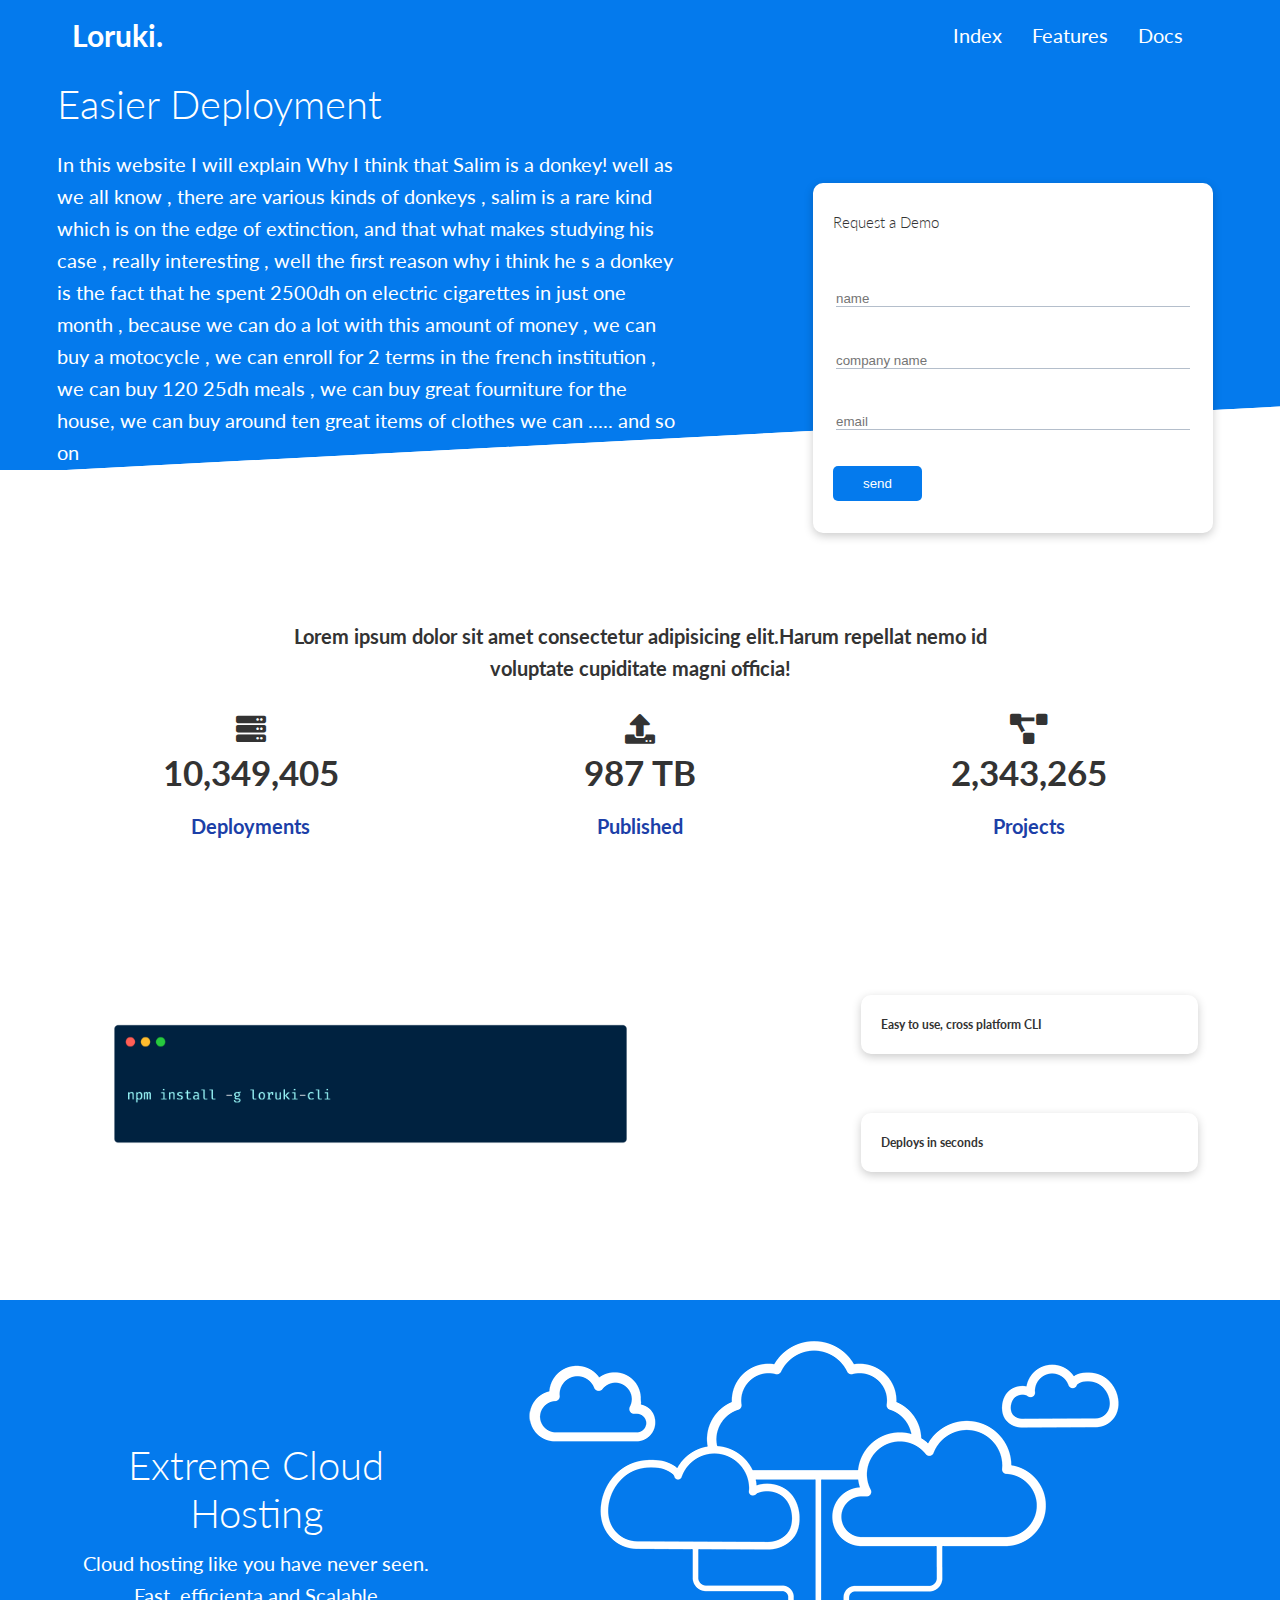
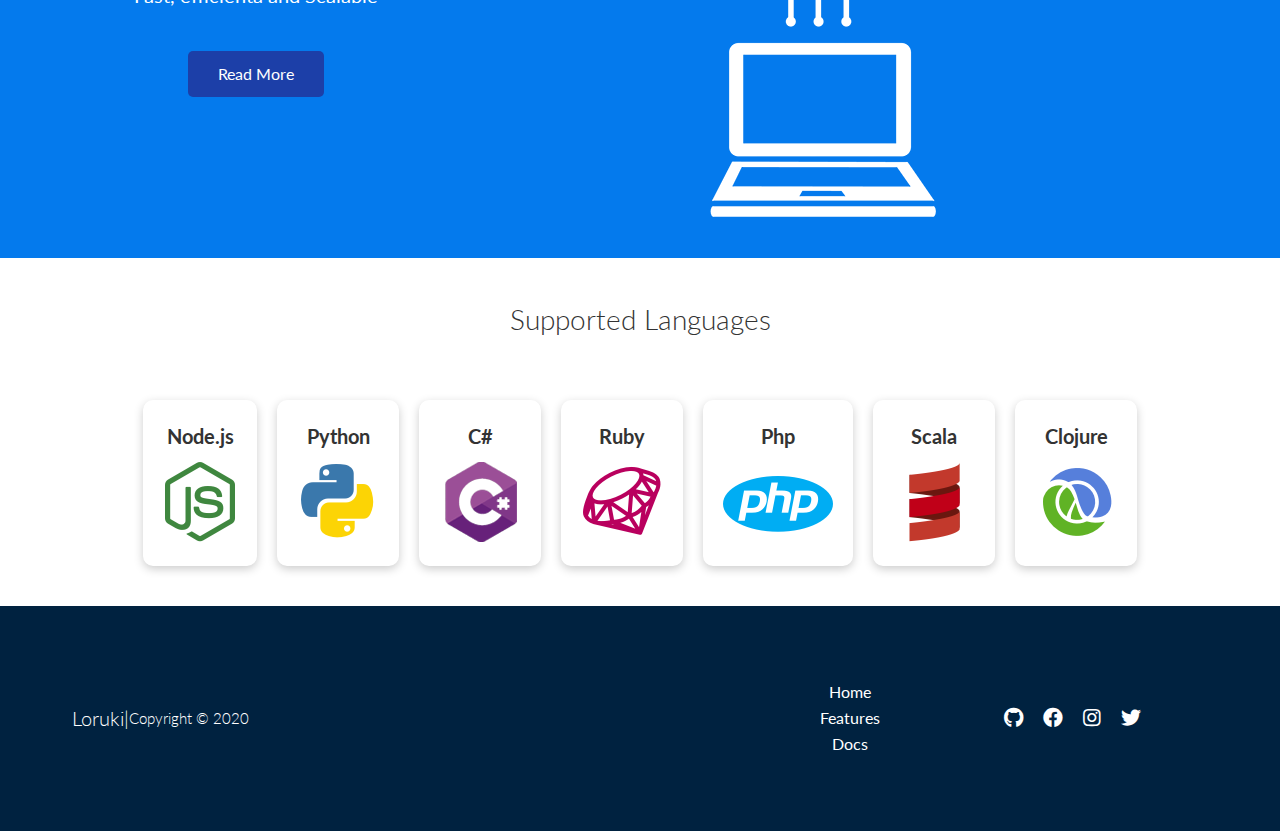
<file: index.html>
<!DOCTYPE html>
<html lang="en">
<head>
    <meta charset="UTF-8">
    <meta http-equiv="X-UA-Compatible" content="IE=edge">
    <meta name="viewport" content="width=device-width, initial-scale=1.0">
    <link rel="stylesheet" href="https://cdnjs.cloudflare.com/ajax/libs/font-awesome/5.15.4/css/all.min.css" integrity="sha512-1ycn6IcaQQ40/MKBW2W4Rhis/DbILU74C1vSrLJxCq57o941Ym01SwNsOMqvEBFlcgUa6xLiPY/NS5R+E6ztJQ==" crossorigin="anonymous" referrerpolicy="no-referrer" />
    <link rel="stylesheet" href="/css/style.css">
    <title>Cloud Hosting | Exclusive</title>
</head>
<body>
    <div class="navbar">
        <div class="container flex">
            <h1 class="logo" >Loruki.</h1>
            <nav>
                <ul>
                    <li><a href="index.html">Index</a></li>
                    <li><a href="/features.html">Features</a></li>
                    <li><a href="docs.html">Docs</a></li>
                </ul>
            </nav>

        </div>
    </div>

    <!--- showcase-->
    <section class="showcase">
        <div class="container grid">
            <div class="showcase-text">
                <h1>Easier Deployment</h1>
                <p class="lead"> In this website I will explain Why I think that Salim is a donkey!
                  well as we all know , there are various kinds of donkeys ,
                    salim is a rare kind which is on the edge of extinction, and that what
                    makes studying his case , really interesting ,
                    well the first reason why i think he s a donkey is the fact that he spent
                    2500dh on electric cigarettes in just one month , because we can do a lot with this
                    amount of money , we can buy a motocycle , we can enroll for 2 terms 
                    in the french institution , we can buy 120 25dh meals , we can buy great fourniture for the house,
                    we can buy around ten great items of clothes we can ..... and so on</p> 
                      <a href="features.html" class="btn btn-outline">Read More</a>                  
            </div>
            <div class="showcase-form card">
                <h2>Request a Demo</h2>
                <form action="">
                    <form name="contact" method="POST" netlify-honeypot="bot-field data-netlify="true">
                        <input type="hidden" name="form-name" value="contact">
                        <p class="hidden">
                            <label>Don’t fill this out if you’re human: <input name="bot-field" /></label>
                          </p>

                    <div class="form-control">
                        <input type="text" name="name" placeholder="name"> 
                    </div>

                    <div class="form-control">
                        <input type="text" name="company" placeholder="company name"  required> 
                    </div>

                    <div class="form-control">
                        <input type="email" name="email" placeholder="email" required> 
                    </div>
                    <input type="submit" value="send" class="btn btn-primary">
                </form>
            </div>
        </div>
    </section>
    <section class="stats">
        <div class="container">
            <h3 class="stats-heading text-center my-1">
                Lorem ipsum dolor sit amet consectetur 
                adipisicing elit.Harum repellat nemo
                 id voluptate cupiditate magni officia!
            </h3>
            <div class="grid grid-3 text-center my-4">
                <div>
                    <i class="fas fa-server fa-3x"></i>
                    <h3>10,349,405</h3>
                    <p class="text-secondary"> Deployments </p>
                </div>
                <div>
                    <i class="fas fa-upload fa-3x"></i>
                    <h3>987 TB</h3>
                    <p class="text-secondary"> Published </p>
                </div>
                <div>
                    <i class="fas fa-project-diagram fa-3x"></i>
                    
                    <h3>2,343,265</h3>
                    <p class="text-secondary"> Projects </p>
                </div>
            </div>
        </div>
    </section>
    <section class="cli">
        <div class="container grid">
            <img src="/img/ruby.png" alt="">
            <div class="card">
                <h3>Easy to use, cross platform CLI</h3>
            </div>
            <div class="card">
                <h3>Deploys in seconds</h3>
            </div>
        </div>
    </section>
    <!--clouds-->
    <section class="cloud bg-primary my-2 py-2">
        <div class="container ">
            <div class="text-center">
            <h2 class="lg"> Extreme Cloud Hosting </h2>
            <p class="lead my-1">
                Cloud hosting like you have never seen.
                Fast, efficienta and Scalable
            </p>
            <a href="features.html" class="btn btn-secondary sm my-4">Read More</a>
            </div>
            <img src="/img/cloud.png" alt="">
        </div>
    </section>
<!--Languages Section-->
    <section class="languages">
        <h2 class="md text-center my-4 py-2">
            Supported Languages
        </h2>
        <div class="container flex">
            <div class="card">
                <h4 >Node.js</h4>
                <img src="/img/logo/node.png" alt="">
            </div>
            <div class="card">
                <h4 >Python</h4>
                <img src="/img/logo/python.png" alt="">
            </div>
            <div class="card">
                <h4  >C#</h4>
                <img src="/img/logo/csharp.png" alt="">
            </div>

            <div class="card">
                <h4>Ruby</h4>
                <img src="/img/logo/ruby.png" alt="">
            </div>

            <div class="card">
                <h4>Php</h4>
                <img src="/img/logo/php.png" alt="">
            </div>

            <div class="card">
                <h4>Scala</h4>
                <img src="/img/logo/scala.png" alt="">
            </div>

            <div class="card">
                <h4>Clojure</h4>
                <img src="/img/logo/clojure.png" alt="">
            </div>
        </div>
    </section>
 
<!--Footer-->
    <footer class="footer bg-dark ">
        <div class="container">
            <div class="copy-right">
                <h1>Loruki </h1>
                <h1>|</h1>
                <h2>Copyright &copy; 2020</h2>
            </div>
            <div class="social-main">
            <nav>
                <ul>
                    <li><a href="index.html">Home</a></li>
                    <li><a href="features.html">Features</a></li>
                    <li><a href="docs.html">Docs</a></li>
                </ul>
            </nav>
            <div class="social">
                <a href="#"><i class="fab fa-github fa-2x"></i></a>
                <a href="#"><i class="fab fa-facebook fa-2x"></i></a>
                <a href="#"><i class="fab fa-instagram fa-2x"></i></a>
                <a href="#"><i class="fab fa-twitter fa-2x" ></i></a>
            </div>
            </div>
        </div>

    </footer>
    

</body>
</html>
</file>
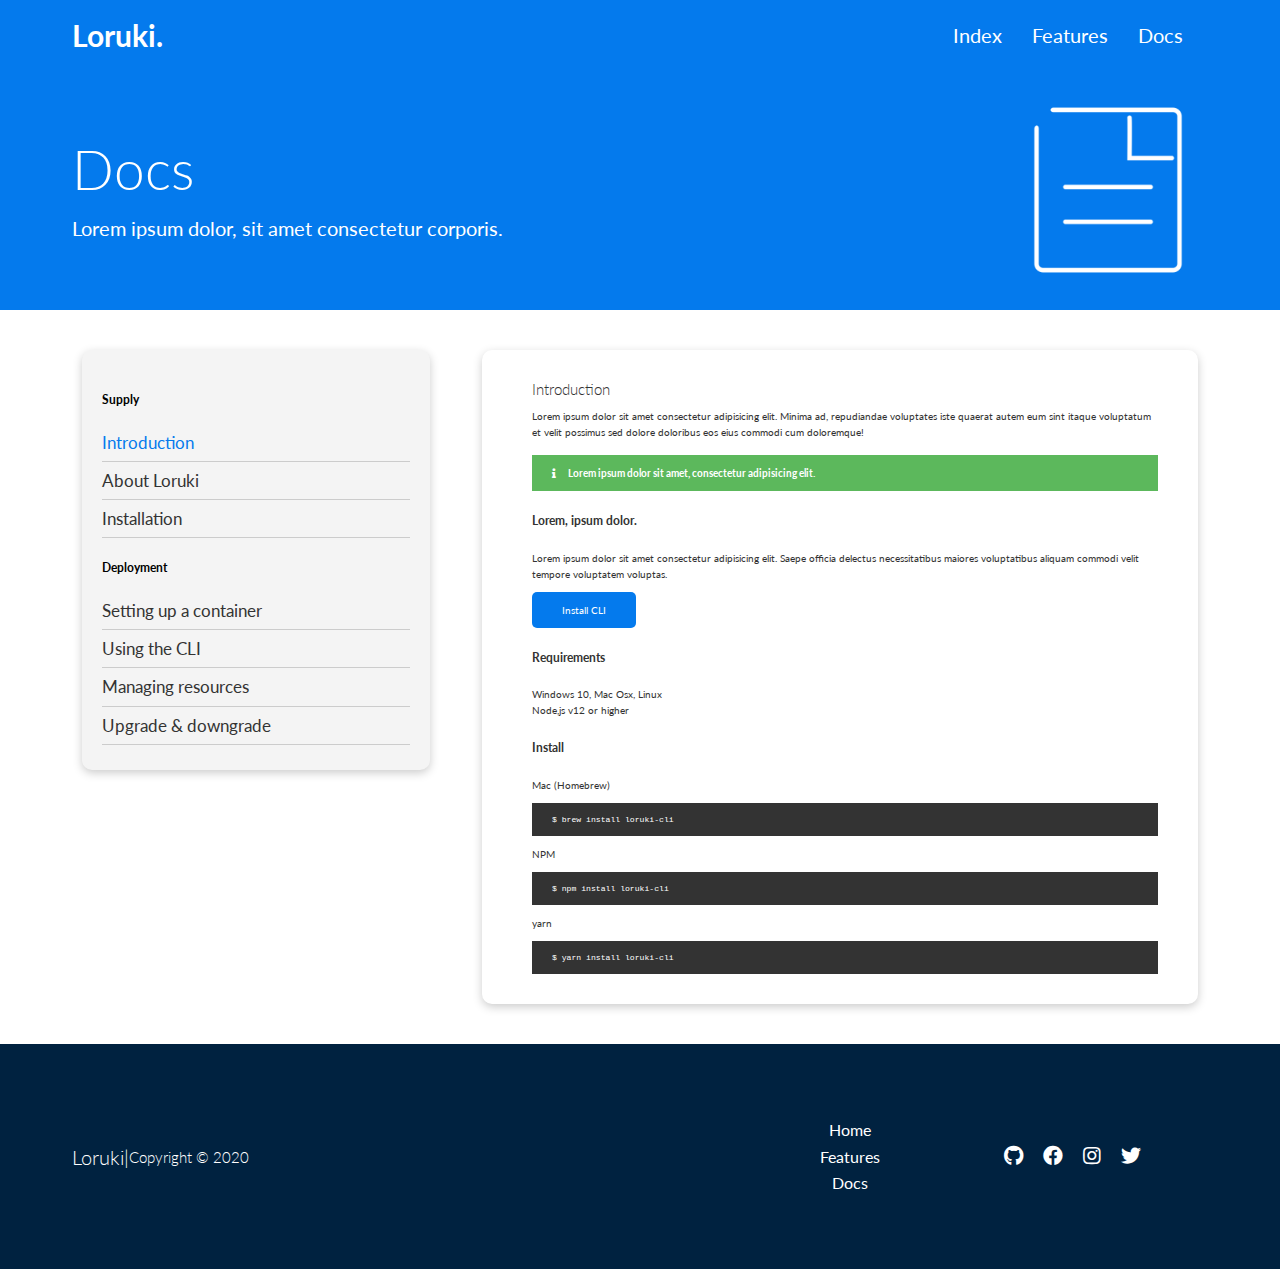
<file: docs.html>
<!DOCTYPE html>
<html lang="en">
<head>
    <meta charset="UTF-8">
    <meta http-equiv="X-UA-Compatible" content="IE=edge">
    <meta name="viewport" content="width=device-width, initial-scale=1.0">
    <link rel="stylesheet" href="https://cdnjs.cloudflare.com/ajax/libs/font-awesome/5.15.4/css/all.min.css" integrity="sha512-1ycn6IcaQQ40/MKBW2W4Rhis/DbILU74C1vSrLJxCq57o941Ym01SwNsOMqvEBFlcgUa6xLiPY/NS5R+E6ztJQ==" crossorigin="anonymous" referrerpolicy="no-referrer" />
    <link rel="stylesheet" href="/css/style.css">
    <title>Cloud Hosting | Exclusive</title>
</head>
<body>
    <div class="navbar">
        <div class="container flex">
            <h1 class="logo" >Loruki.</h1>
            <nav>
                <ul>
                    <li><a href="index.html">Index</a></li>
                    <li><a href="features.html">Features</a></li>
                    <li><a href="docs.html">Docs</a></li>
                </ul>
            </nav>

        </div>
    </div>
    <!--docs section-->
    <section class="docs-head bg-primary py-3">
        <div class="container grid">
            <div>
                <h1 class="xl" >Docs</h1>
                <p class="lead">Lorem ipsum dolor, sit amet consectetur   corporis. </p>
            </div>
            <img src="/img/docs.png" alt="">
        </div>
    </section>
    <!--Docs main--> 
    <section class="docs-main my-4">
        <div class="container grid">
            <div class="card bg-light p-3">
                <h3 class="my-2">Supply</h3>
                <nav>
                    <ul>
                        <li><a class="text-primary" href="#">Introduction</a></li>
                        <li><a href="#">About Loruki</a></li>
                        <li><a href="#">Installation</a></li>
                    </ul>
                </nav>
                <h3 class="my-2">Deployment</h3>
                <nav>
                    <ul>
                        <li><a href="#">Setting up a container</a></li>
                        <li><a href="#">Using the CLI</a></li>
                        <li><a href="#">Managing resources</a></li>
                        <li><a href="#">Upgrade & downgrade</a></li>
                    </ul>
                </nav>
            </div>
            <div class="card main-card">
                <h2>Introduction</h2>
                <p>Lorem ipsum dolor sit amet consectetur adipisicing elit. Minima ad, repudiandae voluptates iste quaerat autem eum sint itaque voluptatum et velit possimus sed dolore doloribus eos eius commodi cum doloremque!</p>
              <div class="alert alert-success py-1">
                  <i class="fas fa-info"></i> Lorem ipsum dolor sit amet, consectetur adipisicing elit.
              </div>  
              <h3>Lorem, ipsum dolor.</h3>  
              <p>Lorem ipsum dolor sit amet consectetur adipisicing elit. Saepe officia delectus necessitatibus maiores voluptatibus aliquam commodi velit tempore voluptatem voluptas.</p> 
              <a href="" class="btn btn-primary">Install CLI</a>
              <h3>Requirements</h3>
              <ul>
                  <li>Windows 10, Mac Osx, Linux</li>
                  <li>Node,js v12 or higher</li>
              </ul>
              <h3>Install</h3>
              <p>Mac (Homebrew)</p>
              <pre><code>$ brew install loruki-cli</code></pre>
              <p>NPM</p>
              <pre><code>$ npm install loruki-cli</code></pre>
              <p>yarn</p>
              <pre><code>$ yarn install loruki-cli</code></pre>
              
            
            
            
            </div>
        </div>
    </section>
    
<!--Footer-->
<footer class="footer bg-dark ">
    <div class="container">
        <div class="copy-right">
            <h1>Loruki </h1>
            <h1>|</h1>
            <h2>Copyright &copy; 2020</h2>
        </div>
        <div class="social-main">
        <nav>
            <ul>
                <li><a href="index.html">Home</a></li>
                <li><a href="features.html">Features</a></li>
                <li><a href="docs.html">Docs</a></li>
            </ul>
        </nav>
        <div class="social">
            <a href="#"><i class="fab fa-github fa-2x"></i></a>
            <a href="#"><i class="fab fa-facebook fa-2x"></i></a>
            <a href="#"><i class="fab fa-instagram fa-2x"></i></a>
            <a href="#"><i class="fab fa-twitter fa-2x" ></i></a>
        </div>
        </div>
    </div>

</footer>


</body>
</html>
</file>
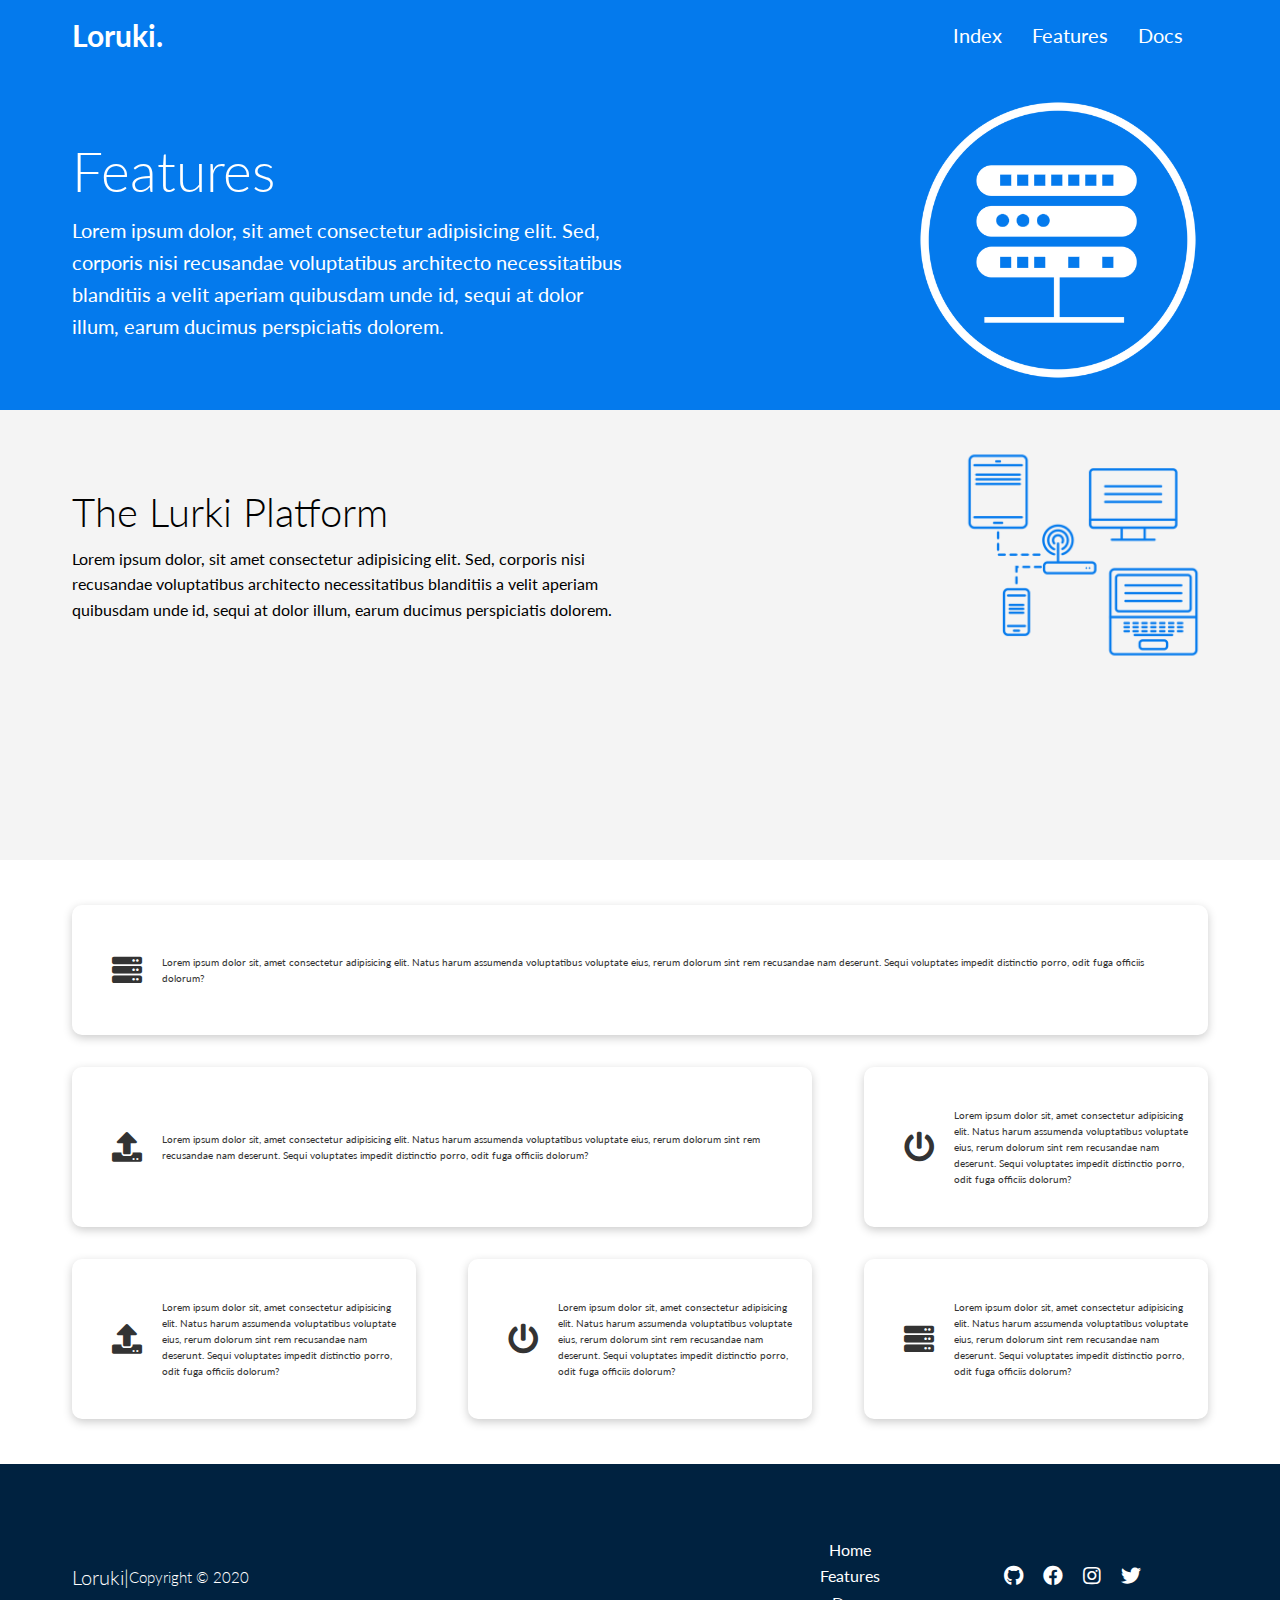
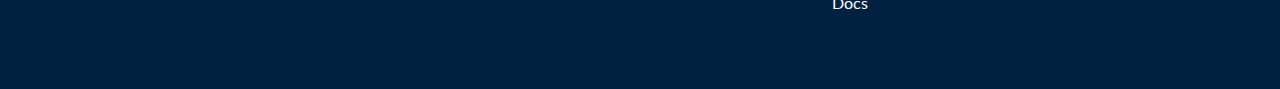
<file: features.html>
<!DOCTYPE html>
<html lang="en">
<head>
    <meta charset="UTF-8">
    <meta http-equiv="X-UA-Compatible" content="IE=edge">
    <meta name="viewport" content="width=device-width, initial-scale=1.0">
    <link rel="stylesheet" href="https://cdnjs.cloudflare.com/ajax/libs/font-awesome/5.15.4/css/all.min.css" integrity="sha512-1ycn6IcaQQ40/MKBW2W4Rhis/DbILU74C1vSrLJxCq57o941Ym01SwNsOMqvEBFlcgUa6xLiPY/NS5R+E6ztJQ==" crossorigin="anonymous" referrerpolicy="no-referrer" />
    <link rel="stylesheet" href="/css/style.css">
    <title>Cloud Hosting | Exclusive</title>
</head>
<body>
    <div class="navbar">
        <div class="container flex">
            <h1 class="logo" >Loruki.</h1>
            <nav>
                <ul>
                    <li><a href="index.html">Index</a></li>
                    <li><a href="features.html">Features</a></li>
                    <li><a href="docs.html">Docs</a></li>
                </ul>
            </nav>

        </div>
    </div>
    <!--Features-->
    <section class="features-head bg-primary py-3">
        <div class="container grid">
            <div class="features-text">
                <h1 class="xl" >Features</h1>
                <p class="lead">Lorem ipsum dolor, sit amet consectetur adipisicing elit. Sed, corporis nisi recusandae voluptatibus architecto necessitatibus blanditiis a velit aperiam quibusdam unde id, sequi at dolor illum, earum ducimus perspiciatis dolorem. </p>
            </div>
            <img src="/img/server.png" alt="#">
        </div>
    </section>
    <!--sub-head!-->
    <section class="features-sub-head bg-light py-3">
        <div class="container grid">
            <div>
                <h1 class="lg" >The Lurki Platform</h1>
                <p class="sm">
                    Lorem ipsum dolor, sit amet consectetur adipisicing elit. Sed, corporis nisi
                     recusandae voluptatibus architecto necessitatibus blanditiis a velit aperiam
                      quibusdam unde id, sequi at dolor illum, earum ducimus perspiciatis dolorem.
                     </p>
            </div>
            <img src="/img/server2.png" alt="">
        </div>
    </section>
    <section class="features-main my-2">
        <div class="container grid grid-3">
            <div class="card flex">
                <i class="fas fa-server fa-3x"></i>
                <p>Lorem ipsum dolor sit, amet consectetur adipisicing elit. Natus harum assumenda voluptatibus voluptate eius, rerum dolorum sint rem recusandae nam deserunt. Sequi voluptates impedit distinctio porro, odit fuga officiis dolorum?</p>
            </div>
            <div class="card flex">
                <i class="fas fa-upload fa-3x"></i>
                <p>Lorem ipsum dolor sit, amet consectetur adipisicing elit. Natus harum assumenda voluptatibus voluptate eius, rerum dolorum sint rem recusandae nam deserunt. Sequi voluptates impedit distinctio porro, odit fuga officiis dolorum?</p>
            </div>
            <div class="card flex">
                <i class="fas fa-power-off fa-3x"></i>
                <p>Lorem ipsum dolor sit, amet consectetur adipisicing elit. Natus harum assumenda voluptatibus voluptate eius, rerum dolorum sint rem recusandae nam deserunt. Sequi voluptates impedit distinctio porro, odit fuga officiis dolorum?</p>
            </div>
            <div class="card flex">
                <i class="fas fa-upload fa-3x"></i>
                <p>Lorem ipsum dolor sit, amet consectetur adipisicing elit. Natus harum assumenda voluptatibus voluptate eius, rerum dolorum sint rem recusandae nam deserunt. Sequi voluptates impedit distinctio porro, odit fuga officiis dolorum?</p>
            </div>
            <div class="card flex">
                <i class="fas fa-power-off fa-3x"></i>
                <p>Lorem ipsum dolor sit, amet consectetur adipisicing elit. Natus harum assumenda voluptatibus voluptate eius, rerum dolorum sint rem recusandae nam deserunt. Sequi voluptates impedit distinctio porro, odit fuga officiis dolorum?</p>
            </div>
            <div class="card flex">
                <i class="fas fa-server fa-3x"></i>
                <p>Lorem ipsum dolor sit, amet consectetur adipisicing elit. Natus harum assumenda voluptatibus voluptate eius, rerum dolorum sint rem recusandae nam deserunt. Sequi voluptates impedit distinctio porro, odit fuga officiis dolorum?</p>
            </div>
        </div>
    </section>


<!--Footer-->
<footer class="footer bg-dark ">
    <div class="container">
        <div class="copy-right">
            <h1>Loruki </h1>
            <h1>|</h1>
            <h2>Copyright &copy; 2020</h2>
        </div>
        <div class="social-main">
        <nav>
            <ul>
                <li><a href="index.html">Home</a></li>
                <li><a href="features.html">Features</a></li>
                <li><a href="docs.html">Docs</a></li>
            </ul>
        </nav>
        <div class="social">
            <a href="#"><i class="fab fa-github fa-2x"></i></a>
            <a href="#"><i class="fab fa-facebook fa-2x"></i></a>
            <a href="#"><i class="fab fa-instagram fa-2x"></i></a>
            <a href="#"><i class="fab fa-twitter fa-2x" ></i></a>
        </div>
        </div>
    </div>

</footer>


</body>
</html>
</file>
<file: css/style.css>
@import url("https://fonts.googleapis.com/css2?family=Lato:wght@300&display=swap");
/*---showcase----*/
.showcase {
  height: 400px;
  background-color: var(--primary-color);
  color: #fff;
  position: relative;
}

.showcase h1 {
  font-size: 4rem;
}

.showcase p {
  margin: 2rem 0rem;
}

.showcase .grid {
  -ms-grid-columns: 55% 45%;
      grid-template-columns: 55% 45%;
  gap: 3rem;
}

.showcase-form {
  position: relative;
  top: 6rem;
  height: 35rem;
  width: 40rem;
  padding: 4rem;
  z-index: 10;
  justify-self: flex-end;
}

.showcase-form .form-control {
  margin: 3rem 0rem;
  width: 100%;
  padding: 0.3rem;
  font-size: 1.6rem;
}

.showcase-form .form-control input[type="text"],
.showcase-form .form-control input[type="email"] {
  border: 0;
  border-bottom: 1px solid #b4becb;
  width: 100%;
}

.showcase-form .form-control .btn-primay {
  background-color: #020202;
}

.showcase-form .showcase-form input:focus {
  outline: none;
}

.showcase-text .btn-outline {
  background-color: transparent;
  border: 0.1rem #fff solid;
}

.showcase::before,
.showcase::after {
  content: "";
  color: black;
  position: absolute;
  height: 10rem;
  bottom: -7rem;
  right: 0;
  left: 0;
  background: #fff;
  -webkit-transform: skewY(-3deg);
          transform: skewY(-3deg);
}

/*---- navbar styling---**/
.navbar {
  background-color: var(--primary-color);
  color: #fff;
  height: 70px;
  width: 100%;
}

.navbar h1 {
  -webkit-box-flex: 1;
      -ms-flex: 1 1 85rem;
          flex: 1 1 85rem;
  font-weight: bolder;
  font-size: 3rem;
}

.navbar nav {
  -webkit-box-flex: 11;
      -ms-flex: 11 10rem;
          flex: 11 10rem;
}

.navbar .flex {
  -webkit-box-pack: justify;
      -ms-flex-pack: justify;
          justify-content: space-between;
}

.navbar .flex li {
  font-size: 2rem;
}

.navbar ul {
  display: -webkit-box;
  display: -ms-flexbox;
  display: flex;
}

.navbar a {
  color: #fff;
  padding: 10px;
  margin: 0 5px;
}

.navbar a:hover {
  border-bottom: 2px #fff solid;
}

/*---Utilities ---*/
.container {
  max-width: 95%;
  margin: 0 auto;
  padding: 0 40px;
}

.flex {
  display: -webkit-box;
  display: -ms-flexbox;
  display: flex;
  -webkit-box-pack: center;
      -ms-flex-pack: center;
          justify-content: center;
  -webkit-box-align: center;
      -ms-flex-align: center;
          align-items: center;
  height: 100%;
}

.grid {
  display: -ms-grid;
  display: grid;
  -ms-grid-columns: (1fr)[2];
      grid-template-columns: repeat(2, 1fr);
  gap: 3.2rem;
  -webkit-box-pack: center;
      -ms-flex-pack: center;
          justify-content: center;
  -webkit-box-align: center;
      -ms-flex-align: center;
          align-items: center;
  height: 100%;
}

.card {
  background-color: #fff;
  border-radius: 1rem;
  -webkit-box-shadow: 0 0.3rem 1rem rgba(0, 0, 0, 0.205);
          box-shadow: 0 0.3rem 1rem rgba(0, 0, 0, 0.205);
  color: #333;
  padding: 2rem;
  margin: 1rem;
}

.btn {
  display: inline-block;
  padding: 1rem 3rem;
  cursor: pointer;
  background: var(--primary-color);
  color: #fff;
  border: none;
  border-radius: 0.5rem;
}

.btn:hover {
  -webkit-transform: scale(0.95);
          transform: scale(0.95);
}

/*--- Alert ----*/
.alert {
  background-color: var(--light-color);
  padding-bottom: 1rem 2rem;
  font-weight: bold;
  margin: 1.5rem 0;
}

.alert i {
  margin-right: 1rem;
}

.alert-success {
  background-color: var(--success-color);
  color: #fff;
}

.alert-success i {
  padding-left: 2rem;
}

.alert-error {
  background-color: var(--error-color);
  color: #fff;
}

/*---text sizes -----*/
.lead {
  font-size: 2rem;
}

.sm {
  font-size: 1.6rem;
}

.md {
  font-size: 2.8rem;
}

.lg {
  font-size: 4rem;
}

.xl {
  font-size: 5.5rem;
}

/*--- backgrounds and colored buttons-----*/
.bg-primary,
.btn-primary {
  background-color: var(--primary-color);
  color: #fff;
}

.bg-secondary,
.btn-secondary {
  background-color: var(--secondary-color);
  color: #fff;
}

.bg-dark,
.btn-dark {
  background-color: var(--dark-color);
  color: #fff;
}

.bg-dark a {
  color: white;
}

.bg-light,
.btn-light {
  background-color: var(--light-color);
  color: black;
}

/*---text colors---*/
.text-primary {
  color: var(--primary-color);
}

.text-secondary {
  color: var(--secondary-color);
}

.text-dark {
  color: var(--dark-color);
}

.text-light {
  color: var(--light-color);
}

/*-- end---*/
.text-center {
  text-align: center;
}

.grid-3 {
  -ms-grid-columns: (1fr)[3];
      grid-template-columns: repeat(3, 1fr);
}

.cloud .grid {
  -ms-grid-columns: 4fr 3fr;
      grid-template-columns: 4fr 3fr;
}

/*---margins-**/
.my-1 {
  margin: 1rem 0rem;
}

.my-2 {
  margin: 1.5rem 0rem;
}

.my-3 {
  margin: 2rem 0rem;
}

.my-4 {
  margin: 3rem 0rem;
}

.my-5 {
  margin: 4rem 0rem;
}

.m-1 {
  margin: 1rem;
}

.m-2 {
  margin: 1.5rem;
}

.m-3 {
  margin: 2rem;
}

.m-4 {
  margin: 3rem;
}

.m-5 {
  margin: 4rem;
}

/*---Padding-**/
.py-1 {
  padding: 1rem 0rem;
}

.py-2 {
  padding: 1.5rem 0rem;
}

.py-3 {
  padding: 2rem 0rem;
}

.py-4 {
  padding: 3rem 0rem;
}

.py-5 {
  padding: 4rem 0rem;
}

.p-1 {
  padding: 1rem;
}

.p-2 {
  padding: 1.5rem;
}

.p-3 {
  padding: 2rem;
}

.p-4 {
  padding: 3rem;
}

.p-5 {
  padding: 4rem;
}

.stats {
  padding-top: 15rem;
  padding-bottom: 10rem;
}

.stats .stats-heading {
  max-width: 70rem;
  margin: auto;
  font-size: 2rem;
}

.stats .grid h3 {
  font-size: 3.5rem;
}

.stats .grid p {
  font-size: 2rem;
  font-weight: bold;
}

.cli {
  padding-bottom: 10rem;
}

.cli img {
  height: 80%;
  width: 80%;
  -o-object-fit: cover;
     object-fit: cover;
}

.cli .grid {
  -ms-grid-columns: (1fr)[3];
      grid-template-columns: repeat(3, 1fr);
  -ms-grid-rows: (1fr)[2];
      grid-template-rows: repeat(2, 1fr);
}

.cli .grid > *:first-child {
  -ms-grid-column: 1;
  -ms-grid-column-span: 2;
  grid-column: 1/3;
  -ms-grid-row: 1;
  -ms-grid-row-span: 2;
  grid-row: 1/3;
}

.cloud {
  margin-bottom: 0rem;
  min-height: 60vh;
}

.cloud .container {
  display: -webkit-box;
  display: -ms-flexbox;
  display: flex;
  -webkit-box-align: center;
      -ms-flex-align: center;
          align-items: center;
  -webkit-box-pack: center;
      -ms-flex-pack: center;
          justify-content: center;
  -ms-flex-wrap: wrap;
      flex-wrap: wrap;
}

.cloud .container .text-center {
  -webkit-box-flex: 1;
      -ms-flex: 1 1 20rem;
          flex: 1 1 20rem;
}

.cloud .container img {
  -webkit-box-flex: 1;
      -ms-flex: 1 1 20rem;
          flex: 1 1 20rem;
  -o-object-fit: cover;
     object-fit: cover;
}

.cloud a {
  border: 0px solid white;
  padding: 1rem 3rem;
}

.languages .card {
  text-align: center;
  margin: 1.8rem 1rem 4rem;
  -webkit-transition: -webkit-transform 0.15s ease-in;
  transition: -webkit-transform 0.15s ease-in;
  transition: transform 0.15s ease-in;
  transition: transform 0.15s ease-in, -webkit-transform 0.15s ease-in;
}

.languages .card h4 {
  font-size: 2rem;
  margin-bottom: 1rem;
}

.languages .card:hover {
  -webkit-transform: translateY(-15%);
          transform: translateY(-15%);
}

.languages svg {
  width: 100%;
  height: 100%;
  margin: 0 0 0 auto;
}

.languages .container {
  display: -webkit-box;
  display: -ms-flexbox;
  display: flex;
  -ms-flex-wrap: wrap;
      flex-wrap: wrap;
}

footer .social a {
  margin: 0 1rem;
}

footer {
  height: 25vh;
}

footer .container {
  height: 25vh;
  display: -webkit-box;
  display: -ms-flexbox;
  display: flex;
  -webkit-box-align: center;
      -ms-flex-align: center;
          align-items: center;
}

footer .container .copy-right {
  -webkit-box-flex: 2;
      -ms-flex: 2 1 20rem;
          flex: 2 1 20rem;
  display: -webkit-box;
  display: -ms-flexbox;
  display: flex;
  -webkit-box-align: center;
      -ms-flex-align: center;
          align-items: center;
  -webkit-box-pack: start;
      -ms-flex-pack: start;
          justify-content: flex-start;
}

footer .container .social-main {
  -webkit-box-flex: 1;
      -ms-flex: 1 1 20rem;
          flex: 1 1 20rem;
  display: -webkit-box;
  display: -ms-flexbox;
  display: flex;
  -webkit-box-align: center;
      -ms-flex-align: center;
          align-items: center;
  -ms-flex-pack: distribute;
      justify-content: space-around;
}

footer .container .social-main nav ul {
  display: -webkit-box;
  display: -ms-flexbox;
  display: flex;
  -webkit-box-orient: vertical;
  -webkit-box-direction: normal;
      -ms-flex-direction: column;
          flex-direction: column;
  -webkit-box-pack: center;
      -ms-flex-pack: center;
          justify-content: center;
  -webkit-box-align: center;
      -ms-flex-align: center;
          align-items: center;
}

footer .container .social-main nav ul li {
  font-size: calc(1rem + 0.5vw);
}

footer .container .social-main nav ul li:hover {
  font-weight: bolder;
  border-bottom: 2.5px solid white;
}

footer .container .social-main .social {
  display: -webkit-box;
  display: -ms-flexbox;
  display: flex;
}

@media (max-width: 768px) {
  .grid,
  .showcase .grid,
  .stats .grid,
  .cli .grid,
  .cloud .grid,
  .features-main .grid,
  .docs-main .grid {
    -ms-grid-columns: 1fr;
        grid-template-columns: 1fr;
    -ms-grid-rows: 1fr;
        grid-template-rows: 1fr;
  }
  .showcase {
    height: auto;
  }
  .showcase .showcase-text {
    text-align: center;
    margin-top: 4rem;
    -webkit-animation: slideInFromTop 0.5s ease-in;
            animation: slideInFromTop 0.5s ease-in;
  }
  .showcase .showcase-form {
    -ms-grid-column-align: center;
        justify-self: center;
    margin: auto;
    -webkit-animation: slideInFromBottom 0.5s ease-in;
            animation: slideInFromBottom 0.5s ease-in;
  }
  .cli .grid > *:first-child {
    -ms-grid-column: 1;
    grid-column: 1;
    -ms-grid-row: 1;
    grid-row: 1;
  }
  .features-head,
  .features-sub-head,
  .docs-head {
    text-align: center;
  }
  .features-head img,
  .features-sub-head img,
  .docs-head img {
    -ms-grid-column-align: center;
        justify-self: center;
  }
  .features-main .grid {
    display: -webkit-box;
    display: -ms-flexbox;
    display: flex;
    -webkit-box-orient: vertical;
    -webkit-box-direction: normal;
        -ms-flex-direction: column;
            flex-direction: column;
  }
  .showcase-form {
    -webkit-animation: slideInFromBottom 1s ease-in;
            animation: slideInFromBottom 1s ease-in;
  }
  .stats {
    -webkit-animation: none;
            animation: none;
  }
  footer {
    height: 28vh;
  }
  footer .container {
    display: -webkit-box;
    display: -ms-flexbox;
    display: flex;
    -webkit-box-orient: vertical;
    -webkit-box-direction: normal;
        -ms-flex-direction: column;
            flex-direction: column;
  }
  footer .container .copy-right {
    display: -webkit-box;
    display: -ms-flexbox;
    display: flex;
    -ms-flex-pack: distribute;
        justify-content: space-around;
  }
  footer .container .social-main {
    display: -webkit-box;
    display: -ms-flexbox;
    display: flex;
    -webkit-box-orient: vertical;
    -webkit-box-direction: normal;
        -ms-flex-direction: column;
            flex-direction: column;
    -webkit-box-pack: center;
        -ms-flex-pack: center;
            justify-content: center;
    -webkit-box-align: center;
        -ms-flex-align: center;
            align-items: center;
  }
  footer .container .social-main nav ul {
    display: -webkit-box;
    display: -ms-flexbox;
    display: flex;
    -webkit-box-orient: vertical;
    -webkit-box-direction: normal;
        -ms-flex-direction: column;
            flex-direction: column;
  }
  footer .container .social-main .social {
    margin: 1.5rem 0;
  }
  .docs-main .container {
    display: -webkit-box;
    display: -ms-flexbox;
    display: flex;
    -ms-flex-wrap: wrap;
        flex-wrap: wrap;
  }
}

@media (max-width: 500px) {
  .navbar {
    height: 110px;
  }
  .navbar .flex {
    -webkit-box-orient: vertical;
    -webkit-box-direction: normal;
        -ms-flex-direction: column;
            flex-direction: column;
  }
  .navbar ul {
    padding: 10px;
    background-color: rgba(0, 0, 0, 0.093);
  }
  .showcase-form {
    width: auto;
  }
  .stats .stats-heading {
    margin-bottom: 8rem;
  }
}

/*---features head--*/
.features-head img {
  width: 30rem;
  height: 30rem;
  -ms-grid-column-align: self-end;
      justify-self: self-end;
}

/*--features subhead-*/
.features-sub-head img {
  width: 25rem;
  justify-self: flex-end;
  -o-object-fit: cover;
     object-fit: cover;
}

.features-sub-head {
  min-height: 50vh;
}

.features-main .card i {
  margin: 20px;
}

.features-main .grid {
  padding: 3rem;
}

.features-main .grid *:nth-child(1) {
  -ms-grid-column: 1;
  -ms-grid-column-span: 3;
  grid-column: 1/ 4;
}

.features-main .grid *:nth-child(2) {
  -ms-grid-column: 1;
  -ms-grid-column-span: 2;
  grid-column: 1/ 3;
}

.docs-main .main-card {
  padding: 2rem 4rem 3rem 5rem;
}

.docs-main h3 {
  margin: 2rem 0;
}

.docs-main nav li {
  font-size: 1.7rem;
  padding-bottom: 0.5rem;
  margin-bottom: 0.5rem;
  border-bottom: 0.1rem #ccc solid;
}

.docs-main a:hover {
  font-weight: bolder;
}

.docs-main .grid {
  -ms-grid-columns: 1fr 2fr;
      grid-template-columns: 1fr 2fr;
  -webkit-box-align: start;
      -ms-flex-align: start;
          align-items: flex-start;
}

.docs-head img {
  height: 20rem;
  width: 20rem;
  -ms-grid-column-align: self-end;
      justify-self: self-end;
}

@-webkit-keyframes slideInFromLeft {
  0% {
    -webkit-transform: translateX(-100%);
            transform: translateX(-100%);
  }
  100% {
    -webkit-transform: translateX(0%);
            transform: translateX(0%);
  }
}

@keyframes slideInFromLeft {
  0% {
    -webkit-transform: translateX(-100%);
            transform: translateX(-100%);
  }
  100% {
    -webkit-transform: translateX(0%);
            transform: translateX(0%);
  }
}

@-webkit-keyframes slideinfromright {
  from {
    -webkit-transform: translateX(100%);
            transform: translateX(100%);
  }
  to {
    -webkit-transform: translateX(0%);
            transform: translateX(0%);
  }
}

@keyframes slideinfromright {
  from {
    -webkit-transform: translateX(100%);
            transform: translateX(100%);
  }
  to {
    -webkit-transform: translateX(0%);
            transform: translateX(0%);
  }
}

@-webkit-keyframes slideInFromTop {
  0% {
    -webkit-transform: translatey(-100%);
            transform: translatey(-100%);
  }
  100% {
    -webkit-transform: translateY(0%);
            transform: translateY(0%);
  }
}

@keyframes slideInFromTop {
  0% {
    -webkit-transform: translatey(-100%);
            transform: translatey(-100%);
  }
  100% {
    -webkit-transform: translateY(0%);
            transform: translateY(0%);
  }
}

@-webkit-keyframes slideInFromBottom {
  0% {
    -webkit-transform: translateY(100%);
            transform: translateY(100%);
  }
  100% {
    -webkit-transform: translateY(0%);
            transform: translateY(0%);
  }
}

@keyframes slideInFromBottom {
  0% {
    -webkit-transform: translateY(100%);
            transform: translateY(100%);
  }
  100% {
    -webkit-transform: translateY(0%);
            transform: translateY(0%);
  }
}

.showcase-text {
  -webkit-animation: slideInFromLeft 1s ease-in;
          animation: slideInFromLeft 1s ease-in;
}

.showcase-form {
  -webkit-animation: slideinfromright 1s ease-in;
          animation: slideinfromright 1s ease-in;
}

.stats {
  -webkit-animation: slideInFromBottom 1s ease-in;
          animation: slideInFromBottom 1s ease-in;
}

* {
  margin: 0;
  padding: 0;
  -webkit-box-sizing: border-box;
          box-sizing: border-box;
}

html {
  font-size: 62.5%;
}

:root {
  --primary-color: #047aed;
  --secondary-color: #1c3fa8;
  --dark-color: #002240;
  --light-color: #f4f4f4;
  --success-color: #5cb85c;
  --error-color: #d9534f;
}

body {
  font-family: "lato", sans-serif;
  color: #333;
  line-height: 1.6;
}

ul {
  list-style: none;
}

a {
  text-decoration: none;
  color: #333;
}

h1,
h2 {
  font-weight: 300;
  line-height: 1.2;
  margin: 10px 0;
}

p {
  margin: 10px 0;
}

img {
  width: 100%;
}

code,
pre {
  background: #333;
  color: #fff;
  padding: 1rem;
}

.hidden {
  visibility: hidden;
  height: 0;
}
/*# sourceMappingURL=style.css.map */
</file>
